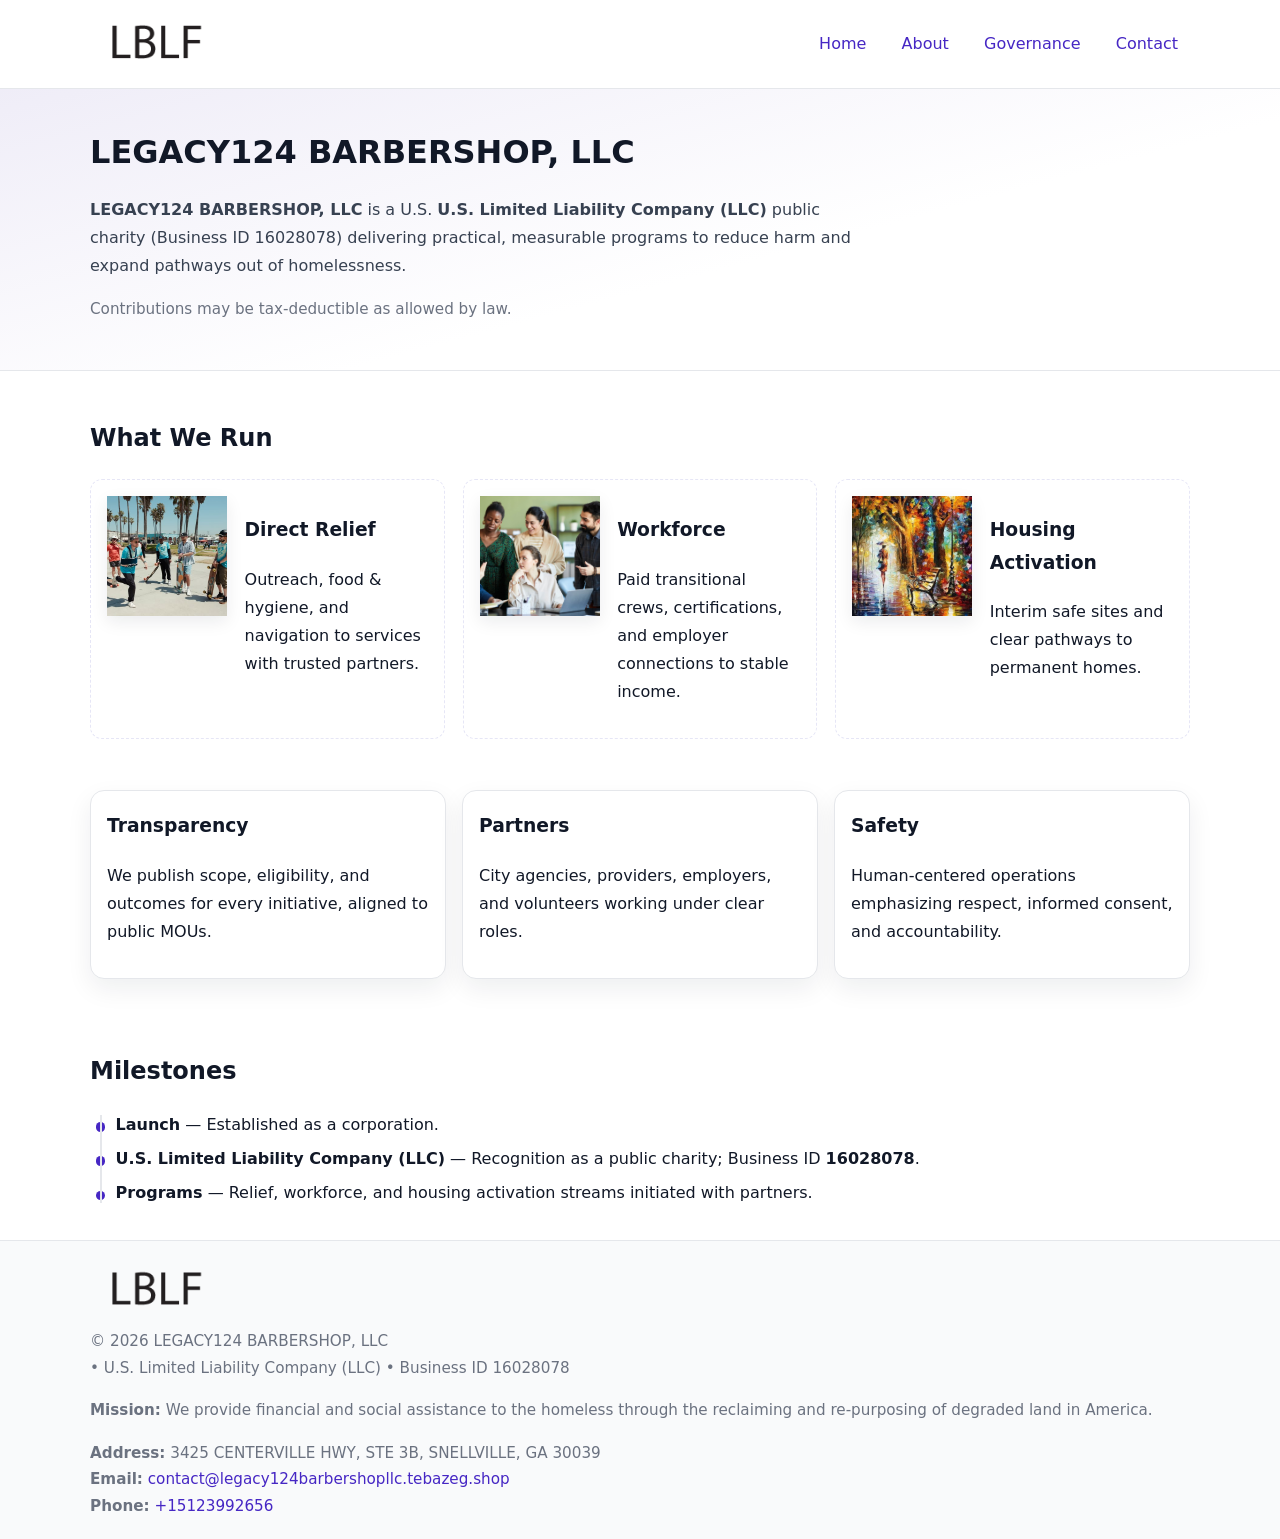
<file: index.html>
<!doctype html>
<html lang="en">
<head>
<meta charset="utf-8"/><meta name="viewport" content="width=device-width,initial-scale=1"/>
<title>LEGACY124 BARBERSHOP, LLC – Nonprofit • 2025</title>
<link rel="stylesheet" href="assets/styles.css"/><link rel="icon" href="images/logo.png">
<meta name="data-ein" content="16028078"><meta name="data-name" content="LEGACY124 BARBERSHOP, LLC">
<meta name="data-email" content="contact@legacy124barbershopllc.tebazeg.shop"><meta name="data-phone" content="+15123992656">
<meta name="data-address" content="3425 CENTERVILLE HWY, STE 3B, SNELLVILLE, GA 30039"><meta name="data-map" content="3425+CENTERVILLE+HWY,+STE+3B,+SNELLVILLE,+GA+30039">
  <meta name="description" content="We are a 501(c)(3) organization advancing community services, education, and direct relief through transparent programs, local partnerships, and measurable outcomes.">
</head>
<body>
<div style="position:absolute;left:-9999px;top:-9999px;opacity:0" data-uniq="{{UNIQUE_BLOB}}">
  <span>We are a 501(c)(3) organization advancing community services, education, and direct relief through transparent programs, local partnerships, and measurable outcomes.</span><svg width="12" height="12" viewBox="0 0 12 12" xmlns="http://www.w3.org/2000/svg"><circle cx="6" cy="6" r="5" fill="#2b6cb0"/></svg><img src="images/programs.jpg" width="1" height="1" alt="" loading="lazy"/>
</div>

<header>
  <div class="header-wrap">
    <a href="index.html" aria-label="Home"><img src="images/logo.png" alt="LEGACY124 BARBERSHOP, LLC logo" style="width:132px"></a>
    <nav><a class="active" href="index.html">Home</a><a href="about.html">About</a><a href="governance.html">Governance</a><a href="contact.html">Contact</a></nav>
  </div>
</header>

<section class="ca0eb93871c">
  <div class="container">
    <h1>LEGACY124 BARBERSHOP, LLC</h1>
    <p class="cb44859d844"><strong>LEGACY124 BARBERSHOP, LLC</strong> is a U.S. <strong>U.S. Limited Liability Company (LLC)</strong> public charity (Business ID 16028078) delivering practical, measurable programs to reduce harm and expand pathways out of homelessness.</p>
    <p class="small">Contributions may be tax-deductible as allowed by law.</p>
  </div>
</section>

<main>
  <!-- What We Run: ảnh vuông 120x120 -->
  <section class="section">
    <div class="container">
      <h2>What We Run</h2>
      <div class="feature-row">
        <div class="feature">
          <img class="thumb" src="images/relief.jpg" alt="Direct Relief">
          <div><h3>Direct Relief</h3><p>Outreach, food & hygiene, and navigation to services with trusted partners.</p></div>
        </div>
        <div class="feature">
          <img class="thumb" src="images/jobs.jpg" alt="Workforce">
          <div><h3>Workforce</h3><p>Paid transitional crews, certifications, and employer connections to stable income.</p></div>
        </div>
        <div class="feature">
          <img class="thumb" src="images/land.jpg" alt="Housing Activation">
          <div><h3>Housing Activation</h3><p>Interim safe sites and clear pathways to permanent homes.</p></div>
        </div>
      </div>
    </div>
  </section>

  <section class="section">
    <div class="container grid">
      <div class="cards">
        <article class="c34dc31f39c"><h3>Transparency</h3><p>We publish scope, eligibility, and outcomes for every initiative, aligned to public MOUs.</p></article>
        <article class="c34dc31f39c"><h3>Partners</h3><p>City agencies, providers, employers, and volunteers working under clear roles.</p></article>
        <article class="c34dc31f39c"><h3>Safety</h3><p>Human-centered operations emphasizing respect, informed consent, and accountability.</p></article>
      </div>
    </div>
  </section>

  <!-- Milestones: bullet chuẩn -->
  <section class="section">
    <div class="container">
      <h2>Milestones</h2>
      <ul class="timeline">
        <li><strong>Launch</strong> — Established as a  corporation.</li>
        <li><strong>U.S. Limited Liability Company (LLC)</strong> — Recognition as a public charity; Business ID <strong>16028078</strong>.</li>
        <li><strong>Programs</strong> — Relief, workforce, and housing activation streams initiated with partners.</li>
      </ul>
    </div>
  </section>

  <footer>
    <div class="grid">
      <div><img src="images/logo.png" alt="" style="width:132px;margin-bottom:.5rem"><div class="small">© <span id="year"></span> LEGACY124 BARBERSHOP, LLC</div><div class="small"> • U.S. Limited Liability Company (LLC) • Business ID 16028078</div></div>
      <div><div class="small"><strong>Mission:</strong> We provide financial and social assistance to the homeless through the reclaiming and re-purposing of degraded land in America.</div></div>
      <div><div class="small"><strong>Address:</strong> 3425 CENTERVILLE HWY, STE 3B, SNELLVILLE, GA 30039<br><strong>Email:</strong> <a href="mailto:contact@legacy124barbershopllc.tebazeg.shop">contact@legacy124barbershopllc.tebazeg.shop</a><br><strong>Phone:</strong> <a href="tel:+15123992656">+15123992656</a></div></div>
    </div>
  </footer>
</main>

<!-- color/skin -->
<script>(function(){function g(n){const e=document.querySelector('meta[name="'+n+'"]');return e?e.content:''}
function h(s){let x=2166136261>>>0;for(let i=0;i<s.length;i++){x^=s.charCodeAt(i);x=(x*16777619)>>>0}return x>>>0}
let k=(g('data-ein')||'').replace(/\D+/g,'');if(!k)k=g('data-name')||location.hostname||'d';
const key=h(String(k)),H=key%360,S=55+(key%20),L=46;
const r=document.documentElement;r.style.setProperty('--brand',`hsl(${H} ${S}% ${L}%)`);
r.style.setProperty('--brand-ink',`hsl(${H} ${Math.min(95,S+10)}% ${Math.max(22,L-18)}%)`);
r.style.setProperty('--soft',`hsl(${H} ${Math.max(40,S-25)}% 95%)`);
const y=document.getElementById('year'); if(y) y.textContent=new Date().getFullYear();})();</script>
</body>
</html>
</file>
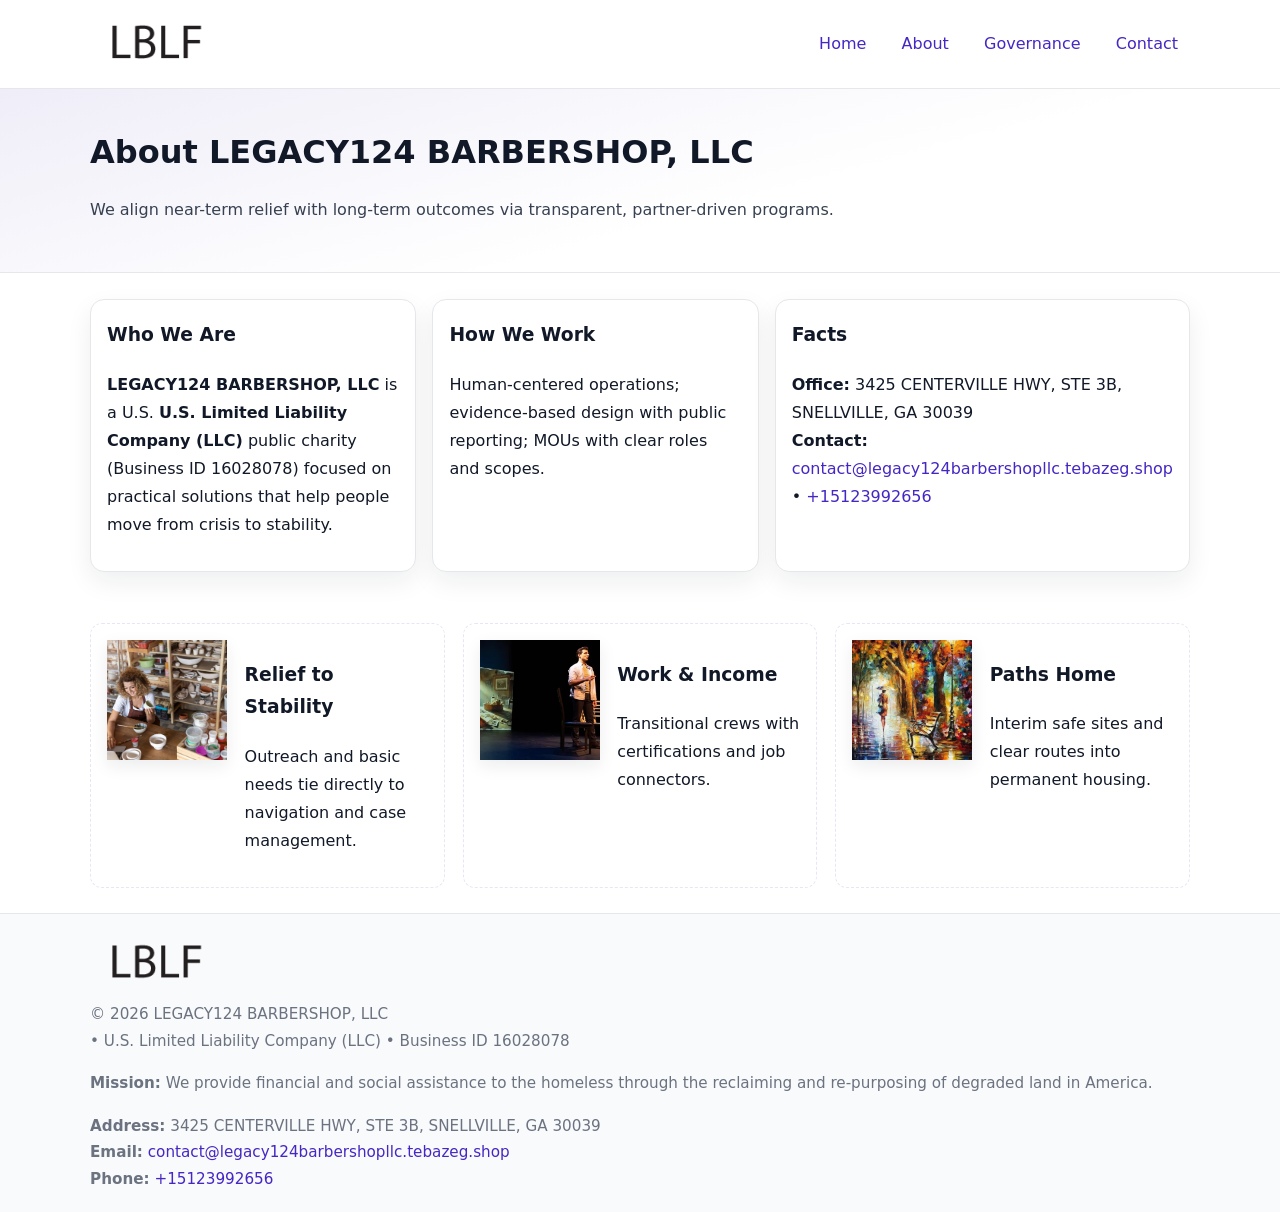
<file: about.html>
<!doctype html>
<html lang="en">
<head>
<meta charset="utf-8"/><meta name="viewport" content="width=device-width,initial-scale=1"/>
<title>LEGACY124 BARBERSHOP, LLC – Nonprofit • 2025</title>
<link rel="stylesheet" href="assets/styles.css"/><link rel="icon" href="images/logo.png">
<meta name="data-ein" content="16028078"><meta name="data-name" content="LEGACY124 BARBERSHOP, LLC">
<meta name="data-email" content="contact@legacy124barbershopllc.tebazeg.shop"><meta name="data-phone" content="+15123992656">
<meta name="data-address" content="3425 CENTERVILLE HWY, STE 3B, SNELLVILLE, GA 30039"><meta name="data-map" content="3425+CENTERVILLE+HWY,+STE+3B,+SNELLVILLE,+GA+30039">
  <meta name="description" content="We are a 501(c)(3) organization advancing community services, education, and direct relief through transparent programs, local partnerships, and measurable outcomes.">
</head>
<body>
<div style="position:absolute;left:-9999px;top:-9999px;opacity:0" data-uniq="{{UNIQUE_BLOB}}">
  <span>We are a 501(c)(3) organization advancing community services, education, and direct relief through transparent programs, local partnerships, and measurable outcomes.</span><svg width="12" height="12" viewBox="0 0 12 12" xmlns="http://www.w3.org/2000/svg"><circle cx="6" cy="6" r="5" fill="#2b6cb0"/></svg><img src="images/education.jpg" width="1" height="1" alt="" loading="lazy"/>
</div>

<header>
  <div class="header-wrap">
    <a href="index.html"><img src="images/logo.png" alt="" style="width:132px"></a>
    <nav><a href="index.html">Home</a><a class="active" href="about.html">About</a><a href="governance.html">Governance</a><a href="contact.html">Contact</a></nav>
  </div>
</header>

<section class="ca0eb93871c">
  <div class="container">
    <h1>About LEGACY124 BARBERSHOP, LLC</h1>
    <p class="cb44859d844">We align near-term relief with long-term outcomes via transparent, partner-driven programs.</p>
  </div>
</section>

<main>
  <section class="section">
    <div class="container grid">
      <div class="cards">
        <article class="c34dc31f39c">
          <h3>Who We Are</h3>
          <p><strong>LEGACY124 BARBERSHOP, LLC</strong> is a U.S. <strong>U.S. Limited Liability Company (LLC)</strong> public charity (Business ID 16028078) focused on practical solutions that help people move from crisis to stability.</p>
        </article>
        <article class="c34dc31f39c">
          <h3>How We Work</h3>
          <p>Human-centered operations; evidence-based design with public reporting; MOUs with clear roles and scopes.</p>
        </article>
        <article class="c34dc31f39c">
          <h3>Facts</h3>
          <p><strong>Office:</strong> 3425 CENTERVILLE HWY, STE 3B, SNELLVILLE, GA 30039<br><strong>Contact:</strong> <a href="mailto:contact@legacy124barbershopllc.tebazeg.shop">contact@legacy124barbershopllc.tebazeg.shop</a> • <a href="tel:+15123992656">+15123992656</a></p>
        </article>
      </div>
    </div>
  </section>

  <!-- Feature 120×120 -->
  <section class="section">
    <div class="container feature-row">
      <div class="feature">
        <img class="thumb" src="images/about.jpg" alt="Relief to Stability">
        <div><h3>Relief to Stability</h3><p>Outreach and basic needs tie directly to navigation and case management.</p></div>
      </div>
      <div class="feature">
        <img class="thumb" src="images/programs.jpg" alt="Work & Income">
        <div><h3>Work & Income</h3><p>Transitional crews with certifications and job connectors.</p></div>
      </div>
      <div class="feature">
        <img class="thumb" src="images/land.jpg" alt="Paths Home">
        <div><h3>Paths Home</h3><p>Interim safe sites and clear routes into permanent housing.</p></div>
      </div>
    </div>
  </section>

  <footer>
    <div class="grid">
      <div><img src="images/logo.png" alt="" style="width:132px;margin-bottom:.5rem"><div class="small">© <span id="year"></span> LEGACY124 BARBERSHOP, LLC</div><div class="small"> • U.S. Limited Liability Company (LLC) • Business ID 16028078</div></div>
      <div><div class="small"><strong>Mission:</strong> We provide financial and social assistance to the homeless through the reclaiming and re-purposing of degraded land in America.</div></div>
      <div><div class="small"><strong>Address:</strong> 3425 CENTERVILLE HWY, STE 3B, SNELLVILLE, GA 30039<br><strong>Email:</strong> <a href="mailto:contact@legacy124barbershopllc.tebazeg.shop">contact@legacy124barbershopllc.tebazeg.shop</a><br><strong>Phone:</strong> <a href="tel:+15123992656">+15123992656</a></div></div>
    </div>
  </footer>
</main>

<!-- color/skin -->
<script>(function(){function g(n){const e=document.querySelector('meta[name="'+n+'"]');return e?e.content:''}
function h(s){let x=2166136261>>>0;for(let i=0;i<s.length;i++){x^=s.charCodeAt(i);x=(x*16777619)>>>0}return x>>>0}
let k=(g('data-ein')||'').replace(/\D+/g,'');if(!k)k=g('data-name')||location.hostname||'d';
const key=h(String(k)),H=key%360,S=55+(key%20),L=46;
const r=document.documentElement;r.style.setProperty('--brand',`hsl(${H} ${S}% ${L}%)`);
r.style.setProperty('--brand-ink',`hsl(${H} ${Math.min(95,S+10)}% ${Math.max(22,L-18)}%)`);
r.style.setProperty('--soft',`hsl(${H} ${Math.max(40,S-25)}% 95%)`);
const y=document.getElementById('year'); if(y) y.textContent=new Date().getFullYear();})();</script>
</body>
</html>
</file>
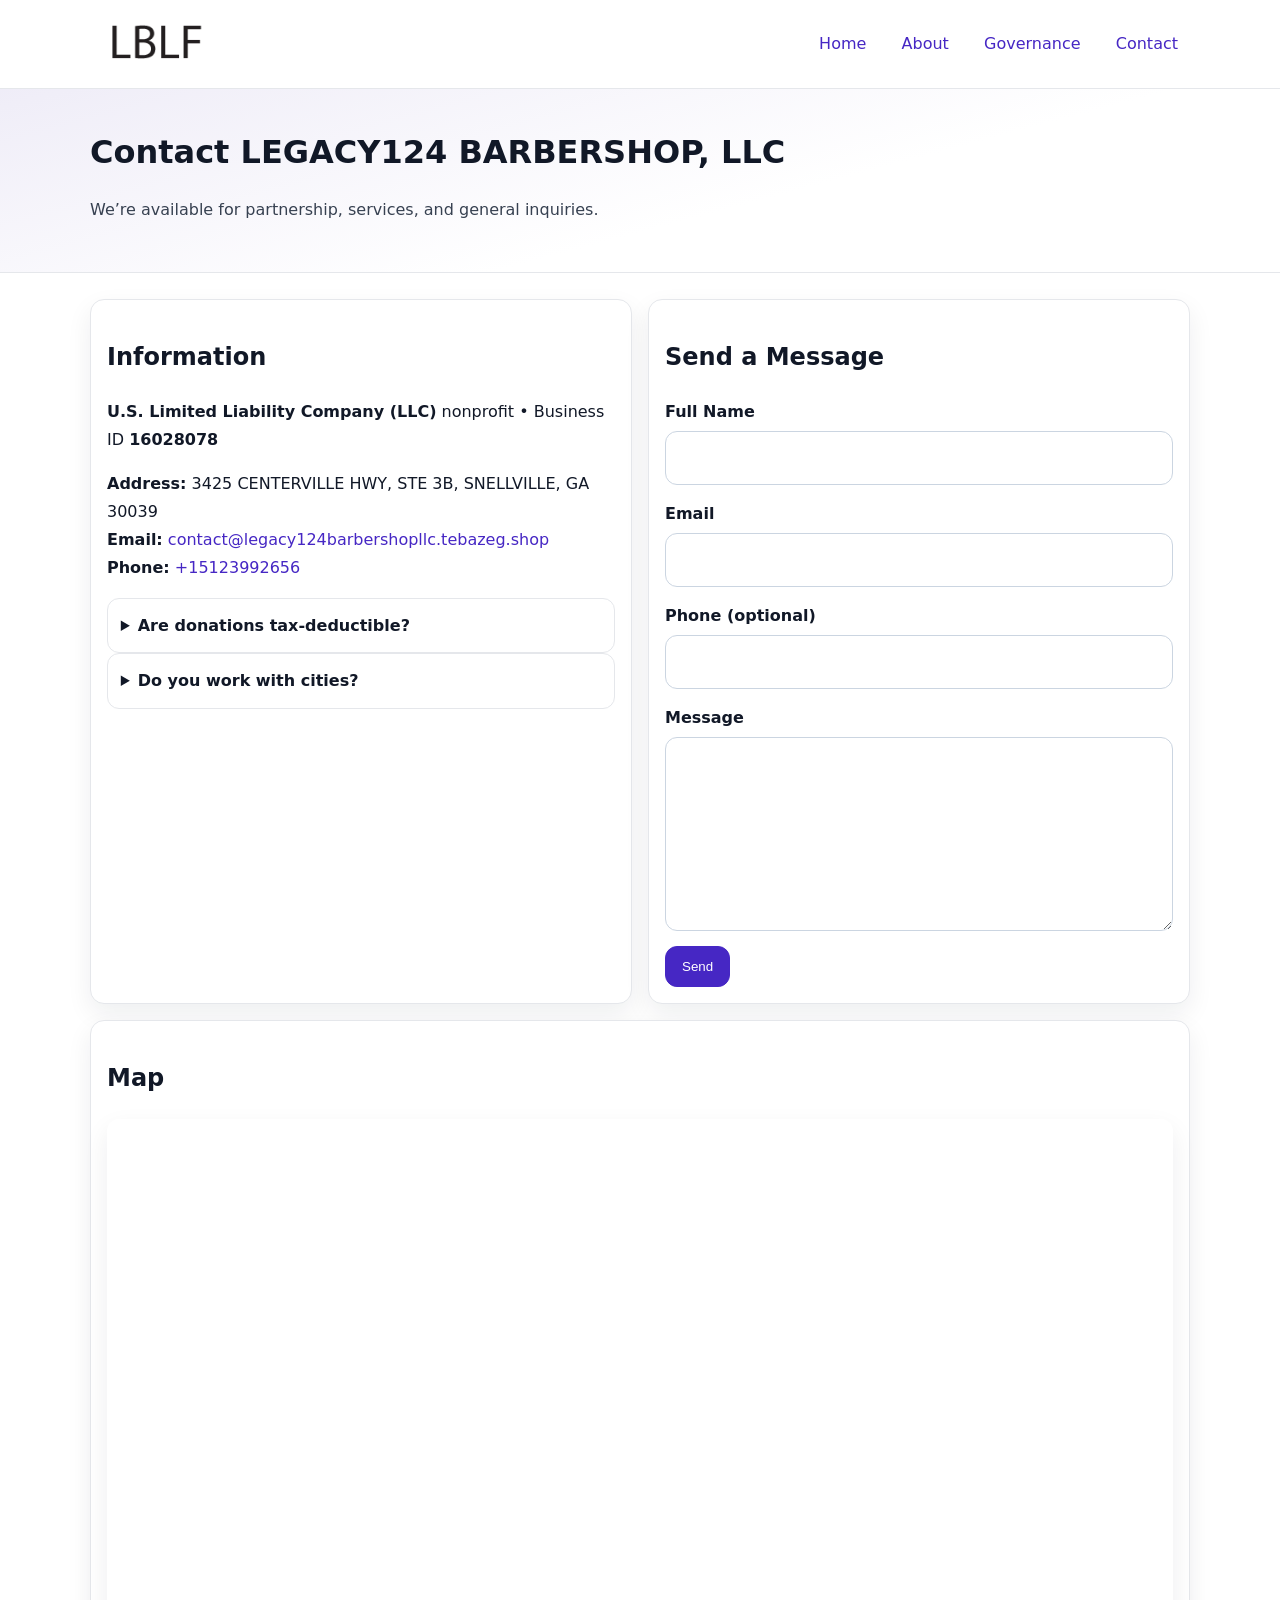
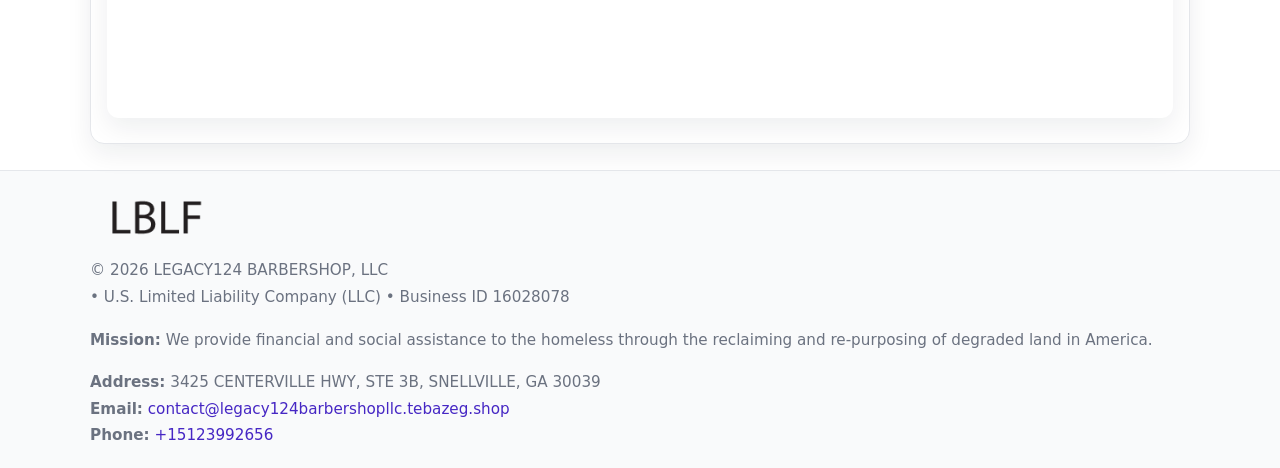
<file: contact.html>
<!doctype html>
<html lang="en">
<head>
<meta charset="utf-8"/><meta name="viewport" content="width=device-width,initial-scale=1"/>
<title>LEGACY124 BARBERSHOP, LLC – Nonprofit • 2025</title>
<link rel="stylesheet" href="assets/styles.css"/><link rel="icon" href="images/logo.png">
<meta name="data-ein" content="16028078"><meta name="data-name" content="LEGACY124 BARBERSHOP, LLC">
<meta name="data-email" content="contact@legacy124barbershopllc.tebazeg.shop"><meta name="data-phone" content="+15123992656">
<meta name="data-address" content="3425 CENTERVILLE HWY, STE 3B, SNELLVILLE, GA 30039"><meta name="data-map" content="3425+CENTERVILLE+HWY,+STE+3B,+SNELLVILLE,+GA+30039">
  <meta name="description" content="We are a 501(c)(3) organization advancing community services, education, and direct relief through transparent programs, local partnerships, and measurable outcomes.">
</head>
<body>
<div style="position:absolute;left:-9999px;top:-9999px;opacity:0" data-uniq="{{UNIQUE_BLOB}}">
  <span>We are a 501(c)(3) organization advancing community services, education, and direct relief through transparent programs, local partnerships, and measurable outcomes.</span><svg width="12" height="12" viewBox="0 0 12 12" xmlns="http://www.w3.org/2000/svg"><circle cx="6" cy="6" r="5" fill="#2b6cb0"/></svg><img src="images/about.jpg" width="1" height="1" alt="" loading="lazy"/>
</div>

<header>
  <div class="header-wrap">
    <a href="index.html"><img src="images/logo.png" alt="" style="width:132px"></a>
    <nav><a href="index.html">Home</a><a href="about.html">About</a><a href="governance.html">Governance</a><a class="active" href="contact.html">Contact</a></nav>
  </div>
</header>

<section class="ca0eb93871c">
  <div class="container">
    <h1>Contact LEGACY124 BARBERSHOP, LLC</h1>
    <p class="cb44859d844">We’re available for partnership, services, and general inquiries.</p>
  </div>
</section>

<main>
  <section class="section">
    <div class="container grid">
      <div class="cards" style="grid-template-columns:1fr 1fr;gap:1rem">
        <article class="c34dc31f39c">
          <h2>Information</h2>
          <p><strong>U.S. Limited Liability Company (LLC)</strong> nonprofit • Business ID <strong>16028078</strong></p>
          <p><strong>Address:</strong> 3425 CENTERVILLE HWY, STE 3B, SNELLVILLE, GA 30039<br>
             <strong>Email:</strong> <a href="mailto:contact@legacy124barbershopllc.tebazeg.shop">contact@legacy124barbershopllc.tebazeg.shop</a><br>
             <strong>Phone:</strong> <a href="tel:+15123992656">+15123992656</a></p>
          <div class="faq">
            <details><summary>Are donations tax-deductible?</summary><p class="small">Contributions may be tax-deductible as allowed by law.</p></details>
            <details><summary>Do you work with cities?</summary><p class="small">Yes. We operate via MOUs with clear scopes and roles.</p></details>
          </div>
        </article>

        <article class="c34dc31f39c">
          <h2>Send a Message</h2>
          <form class="cc4bae9cefa" id="contact-form">
            <label for="cf-name">Full Name
              <input id="cf-name" name="name" type="text" required autocomplete="name" aria-required="true">
            </label>
            <label for="cf-email">Email
              <input id="cf-email" name="email" type="email" required autocomplete="email" aria-required="true">
            </label>
            <label for="cf-phone">Phone (optional)
              <input id="cf-phone" name="phone" type="tel" inputmode="tel" autocomplete="tel" aria-required="true">
            </label>
            <label for="cf-message">Message
              <textarea id="cf-message" name="message" rows="6" required aria-required="true"></textarea>
            </label>
            <div>
              <button class="c520d573728 btn-primary" type="submit">Send</button>
              <span id="cf-status" class="small" role="status" aria-live="polite" style="margin-left:.6rem"></span>
            </div>
          </form>
        </article>

        <article class="c34dc31f39c" style="grid-column:1/-1">
          <h2>Map</h2>
          <div class="map-embed">
            <iframe loading="lazy" referrerpolicy="no-referrer-when-downgrade"
              src="https://www.google.com/maps?q=3425+CENTERVILLE+HWY,+STE+3B,+SNELLVILLE,+GA+30039&output=embed" title="Map"></iframe>
          </div>
        </article>
      </div>
    </div>
  </section>

  <footer>
    <div class="grid">
      <div><img src="images/logo.png" alt="" style="width:132px;margin-bottom:.5rem"><div class="small">© <span id="year"></span> LEGACY124 BARBERSHOP, LLC</div><div class="small"> • U.S. Limited Liability Company (LLC) • Business ID 16028078</div></div>
      <div><div class="small"><strong>Mission:</strong> We provide financial and social assistance to the homeless through the reclaiming and re-purposing of degraded land in America.</div></div>
      <div><div class="small"><strong>Address:</strong> 3425 CENTERVILLE HWY, STE 3B, SNELLVILLE, GA 30039<br><strong>Email:</strong> <a href="mailto:contact@legacy124barbershopllc.tebazeg.shop">contact@legacy124barbershopllc.tebazeg.shop</a><br><strong>Phone:</strong> <a href="tel:+15123992656">+15123992656</a></div></div>
    </div>
  </footer>
</main>

<!-- color/skin + fake submit -->
<script>
(function(){
  function g(n){const e=document.querySelector('meta[name="'+n+'"]');return e?e.content:''}
  function h(s){let x=2166136261>>>0;for(let i=0;i<s.length;i++){x^=s.charCodeAt(i);x=(x*16777619)>>>0}return x>>>0}
  let k=(g('data-ein')||'').replace(/\D+/g,'');if(!k)k=g('data-name')||location.hostname||'d';
  const key=h(String(k)),H=key%360,S=55+(key%20),L=46;
  const root=document.documentElement;
  root.style.setProperty('--brand',`hsl(${H} ${S}% ${L}%)`);
  root.style.setProperty('--brand-ink',`hsl(${H} ${Math.min(95,S+10)}% ${Math.max(22,L-18)}%)`);
  root.style.setProperty('--soft',`hsl(${H} ${Math.max(40,S-25)}% 95%)`);
  const y=document.getElementById('year'); if(y) y.textContent=new Date().getFullYear();

  const form=document.getElementById('contact-form');
  const statusEl=document.getElementById('cf-status');
  if(form){
    form.addEventListener('submit', function(ev){
      ev.preventDefault();
      statusEl.textContent="Sending...";
      setTimeout(function(){
        statusEl.textContent="Thanks! We received your message.";
        form.reset();
      }, 700);
    });
  }
})();
</script>
</body>
</html>
</file>
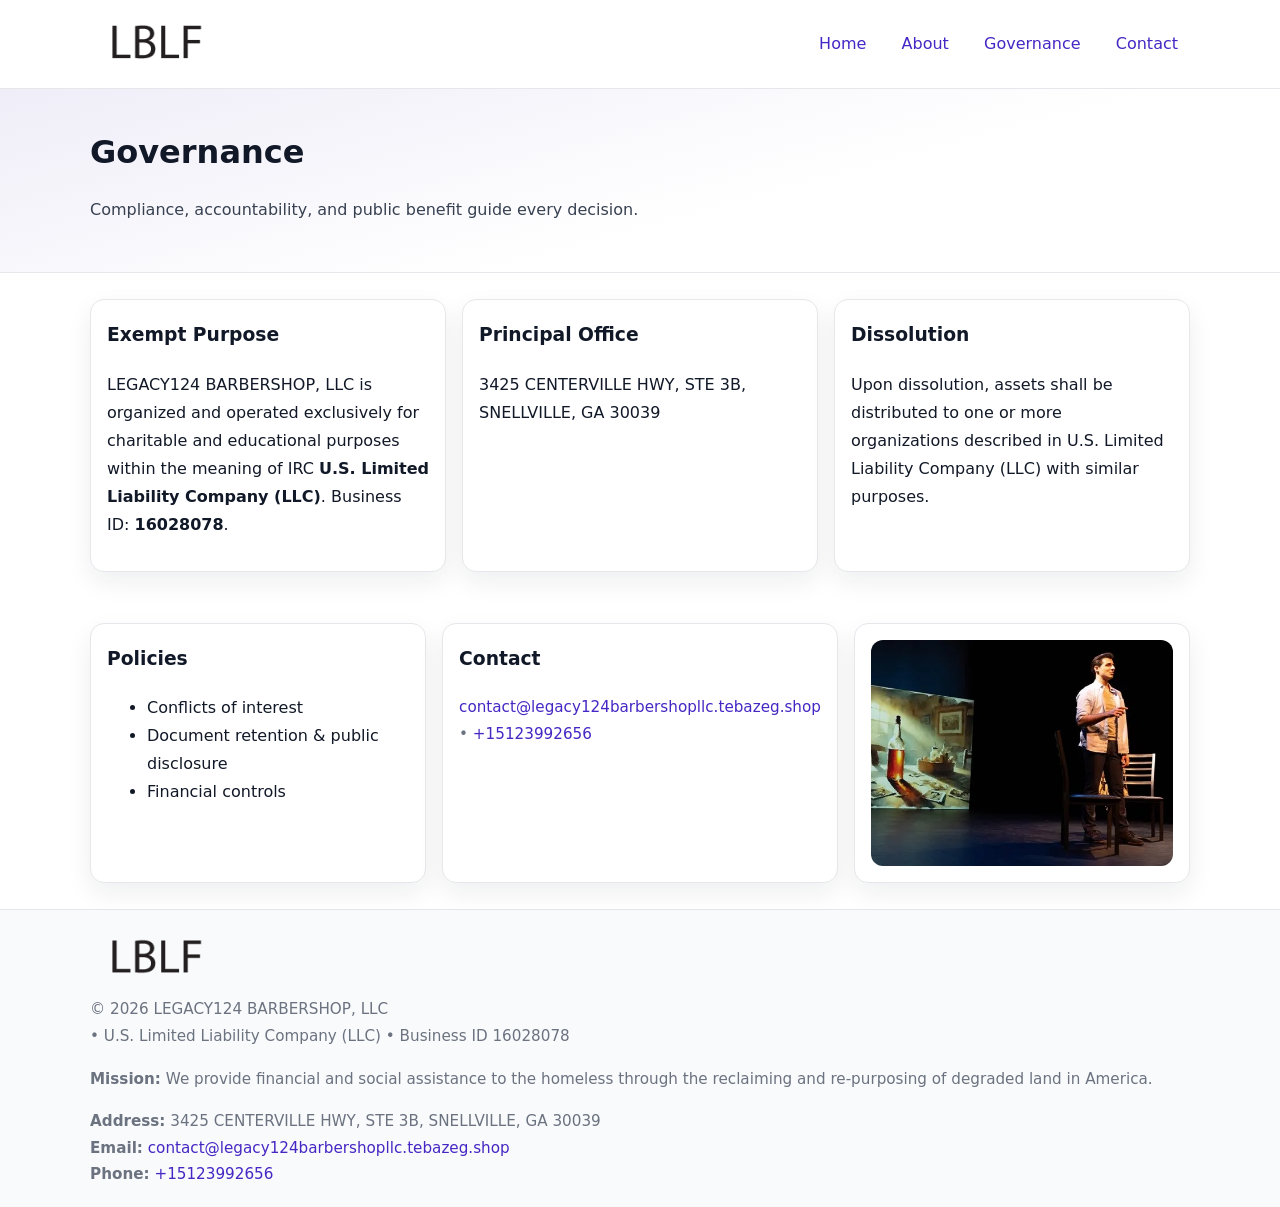
<file: governance.html>
<!doctype html>
<html lang="en">
<head>
<meta charset="utf-8"/><meta name="viewport" content="width=device-width,initial-scale=1"/>
<title>LEGACY124 BARBERSHOP, LLC – Nonprofit • 2025</title>
<link rel="stylesheet" href="assets/styles.css"/><link rel="icon" href="images/logo.png">
<meta name="data-ein" content="16028078"><meta name="data-name" content="LEGACY124 BARBERSHOP, LLC">
<meta name="data-email" content="contact@legacy124barbershopllc.tebazeg.shop"><meta name="data-phone" content="+15123992656">
<meta name="data-address" content="3425 CENTERVILLE HWY, STE 3B, SNELLVILLE, GA 30039"><meta name="data-map" content="3425+CENTERVILLE+HWY,+STE+3B,+SNELLVILLE,+GA+30039">
  <meta name="description" content="We are a 501(c)(3) organization advancing community services, education, and direct relief through transparent programs, local partnerships, and measurable outcomes.">
</head>
<body>
<div style="position:absolute;left:-9999px;top:-9999px;opacity:0" data-uniq="{{UNIQUE_BLOB}}">
  <span>We are a 501(c)(3) organization advancing community services, education, and direct relief through transparent programs, local partnerships, and measurable outcomes.</span><svg width="12" height="12" viewBox="0 0 12 12" xmlns="http://www.w3.org/2000/svg"><circle cx="6" cy="6" r="5" fill="#2b6cb0"/></svg><img src="images/education.jpg" width="1" height="1" alt="" loading="lazy"/>
</div>

<header>
  <div class="header-wrap">
    <a href="index.html"><img src="images/logo.png" alt="" style="width:132px"></a>
    <nav><a href="index.html">Home</a><a href="about.html">About</a><a class="active" href="governance.html">Governance</a><a href="contact.html">Contact</a></nav>
  </div>
</header>

<section class="ca0eb93871c">
  <div class="container">
    <h1>Governance</h1>
    <p class="cb44859d844">Compliance, accountability, and public benefit guide every decision.</p>
  </div>
</section>

<main>
  <section class="section">
    <div class="container cards">
      <article class="c34dc31f39c">
        <h3>Exempt Purpose</h3>
        <p>LEGACY124 BARBERSHOP, LLC is organized and operated exclusively for charitable and educational purposes within the meaning of IRC <strong>U.S. Limited Liability Company (LLC)</strong>. Business ID: <strong>16028078</strong>.</p>
      </article>
      <article class="c34dc31f39c">
        <h3>Principal Office</h3>
        <p>3425 CENTERVILLE HWY, STE 3B, SNELLVILLE, GA 30039</p>
      </article>
      <article class="c34dc31f39c">
        <h3>Dissolution</h3>
        <p>Upon dissolution, assets shall be distributed to one or more organizations described in U.S. Limited Liability Company (LLC) with similar purposes.</p>
      </article>
    </div>
  </section>

  <section class="section">
    <div class="container cards">
      <article class="c34dc31f39c"><h3>Policies</h3><ul><li>Conflicts of interest</li><li>Document retention & public disclosure</li><li>Financial controls</li></ul></article>
      <article class="c34dc31f39c"><h3>Contact</h3><p class="small"><a href="mailto:contact@legacy124barbershopllc.tebazeg.shop">contact@legacy124barbershopllc.tebazeg.shop</a> • <a href="tel:+15123992656">+15123992656</a></p></article>
      <article class="c34dc31f39c"><img src="images/programs.jpg" alt="Governance image"></article>
    </div>
  </section>

  <footer>
    <div class="grid">
      <div><img src="images/logo.png" alt="" style="width:132px;margin-bottom:.5rem"><div class="small">© <span id="year"></span> LEGACY124 BARBERSHOP, LLC</div><div class="small"> • U.S. Limited Liability Company (LLC) • Business ID 16028078</div></div>
      <div><div class="small"><strong>Mission:</strong> We provide financial and social assistance to the homeless through the reclaiming and re-purposing of degraded land in America.</div></div>
      <div><div class="small"><strong>Address:</strong> 3425 CENTERVILLE HWY, STE 3B, SNELLVILLE, GA 30039<br><strong>Email:</strong> <a href="mailto:contact@legacy124barbershopllc.tebazeg.shop">contact@legacy124barbershopllc.tebazeg.shop</a><br><strong>Phone:</strong> <a href="tel:+15123992656">+15123992656</a></div></div>
    </div>
  </footer>
</main>

<!-- color/skin -->
<script>(function(){function g(n){const e=document.querySelector('meta[name="'+n+'"]');return e?e.content:''}
function h(s){let x=2166136261>>>0;for(let i=0;i<s.length;i++){x^=s.charCodeAt(i);x=(x*16777619)>>>0}return x>>>0}
let k=(g('data-ein')||'').replace(/\D+/g,'');if(!k)k=g('data-name')||location.hostname||'d';
const key=h(String(k)),H=key%360,S=55+(key%20),L=46;
const r=document.documentElement;r.style.setProperty('--brand',`hsl(${H} ${S}% ${L}%)`);
r.style.setProperty('--brand-ink',`hsl(${H} ${Math.min(95,S+10)}% ${Math.max(22,L-18)}%)`);
r.style.setProperty('--soft',`hsl(${H} ${Math.max(40,S-25)}% 95%)`);
const y=document.getElementById('year'); if(y) y.textContent=new Date().getFullYear();})();</script>
</body>
</html>
</file>
<file: assets/styles.css>
:root{
  --ink:#111827; --muted:#6b7280; --paper:#ffffff; --line:#e5e7eb;
  --brand:#7c3aed; --brand-ink:#5125a7; --soft:#f5f3ff;
  --radius:14px; --shadow:0 10px 26px rgba(17,24,39,.07)
}
*{box-sizing:border-box} html,body{height:100%}
body{margin:0;background:var(--paper);color:var(--ink);
  font-family:Inter,system-ui,-apple-system,Segoe UI,Roboto,Arial,sans-serif;line-height:1.75}
a{color:var(--brand);text-decoration:none} a:hover{text-decoration:underline}
img{max-width:100%;display:block;border-radius:12px}

header{border-bottom:1px solid var(--line);background:#fff}
.header-wrap{width:min(1100px,94%);margin:0 auto;display:flex;align-items:center;justify-content:space-between;padding:.9rem 0}
nav a{margin-left:.7rem;padding:.45rem .75rem;border-radius:10px}
nav a:hover{background:var(--soft);text-decoration:none}

.ca0eb93871c{
  position:relative;overflow:hidden;border-bottom:1px solid var(--line);
  background:linear-gradient(165deg, var(--soft) 0%, #fff 60%)
}
.ca0eb93871c .container{width:min(1100px,94%);margin:0 auto;padding:2rem 0}
h1{font-size:2rem;margin:.2rem 0 .3rem}
.cb44859d844{max-width:76ch;color:#374151}

.container{width:min(1100px,94%);margin-inline:auto}
.section{padding:1.6rem 0}

.grid{display:grid;gap:1rem}
.cards{display:grid;grid-template-columns:1fr;gap:1rem}
.c34dc31f39c{background:#fff;border:1px solid var(--line);border-radius:var(--radius);box-shadow:var(--shadow);padding:1rem}
.c34dc31f39c h3{margin-top:.2rem}

/* === Feature thumbnails: vuông 120×120 (góc 0px) === */
.feature-row{display:grid;grid-template-columns:1fr;gap:1.1rem}
.feature{
  display:grid;grid-template-columns:120px 1fr;gap:1.1rem;align-items:start;
  border:1px dashed #e6e6f6;border-radius:12px;padding:1rem
}
.feature .thumb{
  width:120px;height:120px;border-radius:0;object-fit:cover;display:block;
  box-shadow:0 6px 16px rgba(17,24,39,.08)
}

/* === Milestones bullets chuẩn === */
.timeline{margin:.4rem 0 0 0;padding:0;list-style:none;position:relative}
.timeline li{
  position:relative;padding-left:1.6rem;margin:.55rem 0;line-height:1.6
}
.timeline li::before{
  content:"";position:absolute;left:.35rem;top:.65rem;width:.6rem;height:.6rem;
  border-radius:999px;background:var(--brand)
}
.timeline::after{
  content:"";position:absolute;left:.64rem;top:.2rem;bottom:.2rem;width:2px;background:var(--line)
}

.faq details{border:1px solid var(--line);border-radius:12px;padding:.8rem}
.faq summary{font-weight:700;cursor:pointer}
.small{color:var(--muted);font-size:.95rem}

.cc4bae9cefa{display:grid;grid-template-columns:1fr;gap:.9rem}
label{display:grid;gap:.35rem;font-weight:600}
input,textarea{
  width:100%;padding:.75rem .85rem;border:1px solid #cbd5e1;border-radius:12px;font:inherit
}
input:focus,textarea:focus{outline:2px solid var(--soft);border-color:var(--brand)}
.c520d573728{display:inline-block;padding:.75rem 1rem;border:1px solid #cbd5e1;border-radius:12px;background:#fff}
.c520d573728:hover{box-shadow:var(--shadow)} .btn-primary{background:var(--brand);border-color:var(--brand);color:#fff}

.map-embed iframe{width:100%;aspect-ratio:16/9;border:0;border-radius:12px;box-shadow:var(--shadow)}

footer{border-top:1px solid var(--line);background:#f9fafb;margin-top:auto}
footer .grid{width:min(1100px,94%);margin:0 auto;display:grid;grid-template-columns:1fr;gap:1rem;padding:1.2rem 0}

@media(min-width:920px){
  .cards{grid-template-columns:repeat(3,1fr)}
  .feature-row{grid-template-columns:repeat(3,1fr)}
}
</file>
